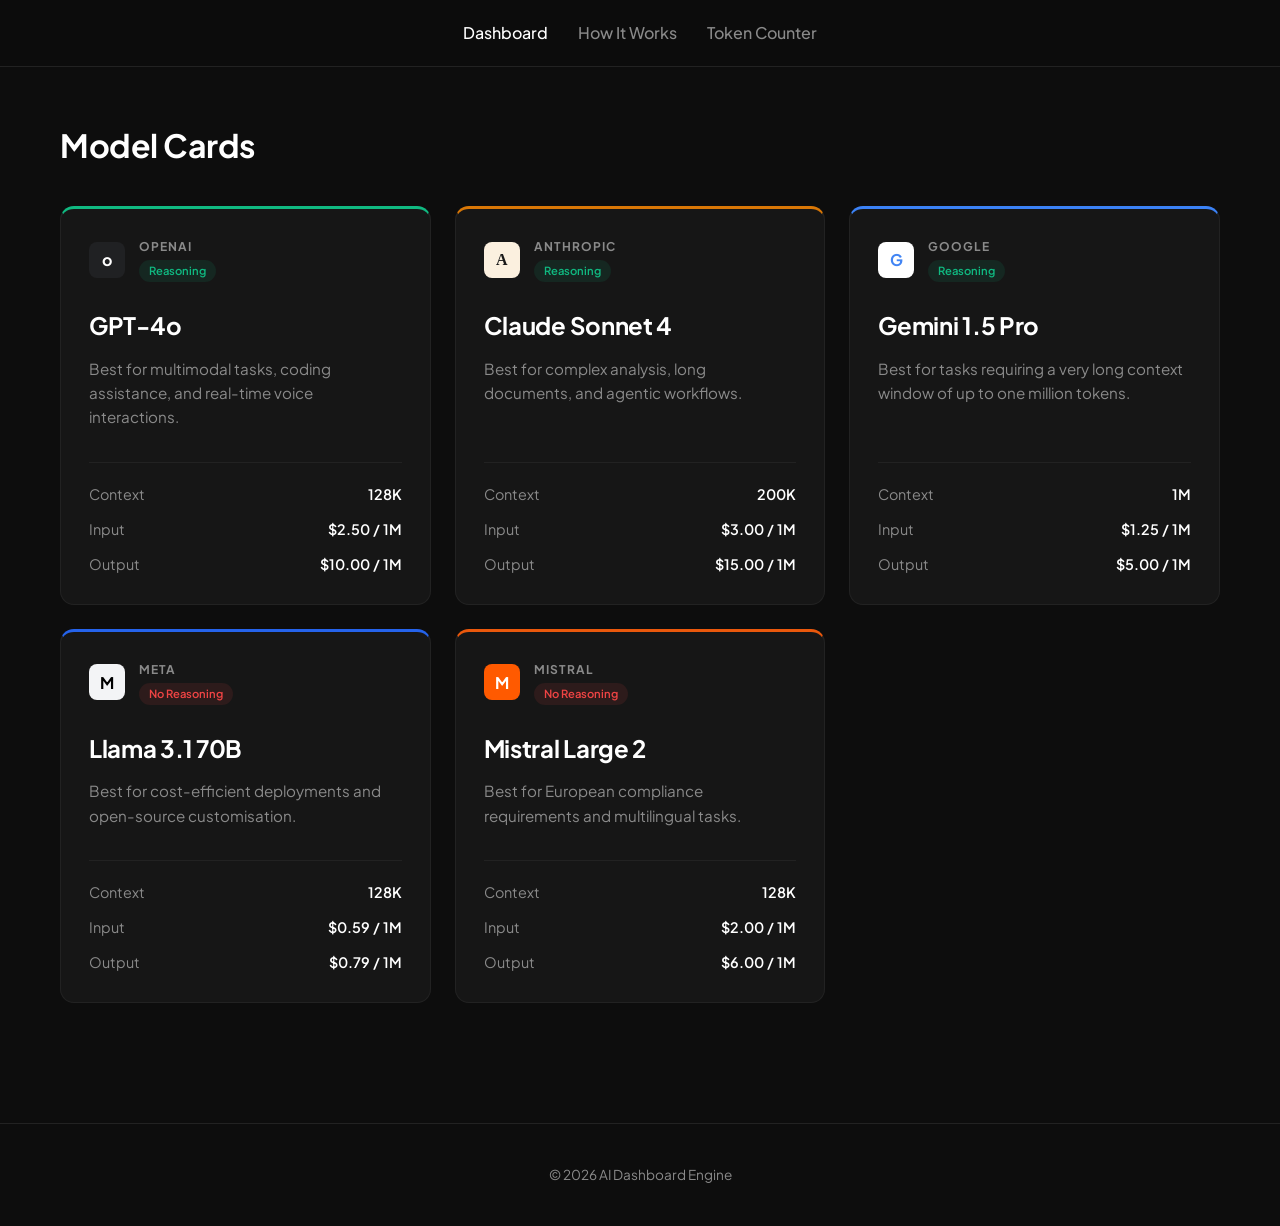
<file: index.html>
<!DOCTYPE html>
<html lang="en">
<head>
  <meta charset="UTF-8">
  <meta name="viewport" content="width=device-width, initial-scale=1.0">
  <title>Model Cards Dashboard</title>
  <link rel="stylesheet" href="styles.css">
</head>
<body>

  <nav>
    <a href="index.html" class="active">Dashboard</a>
    <a href="how-it-works.html">How It Works</a>
    <a href="tokenCounter.html">Token Counter</a>
  </nav>

  <main>
    <section id="model-cards">
      <h2>Model Cards</h2>
      <div class="cards-grid">
        
        <div class="card" style="border-top: 3px solid #10b981;">
          <div class="card-top">
            <div class="provider-icon" style="background-color: #202123; color: #fff;">o</div>
            <div class="provider-info">
              <span class="card-provider">OpenAI</span>
              <span class="badge reasoning-yes">Reasoning</span>
            </div>
          </div>
          <h3 class="card-name">GPT-4o</h3>
          <p class="card-tagline">Best for multimodal tasks, coding assistance, and real-time voice interactions.</p>
          <ul class="card-specs">
            <li><span class="spec-label">Context</span><span class="spec-value">128K</span></li>
            <li><span class="spec-label">Input</span><span class="spec-value">$2.50 / 1M</span></li>
            <li><span class="spec-label">Output</span><span class="spec-value">$10.00 / 1M</span></li>
          </ul>
        </div>

        <div class="card" style="border-top: 3px solid #d97706;">
          <div class="card-top">
            <div class="provider-icon" style="background-color: #fbf0df; color: #191919; font-family: serif;">A</div>
            <div class="provider-info">
              <span class="card-provider">Anthropic</span>
              <span class="badge reasoning-yes">Reasoning</span>
            </div>
          </div>
          <h3 class="card-name">Claude Sonnet 4</h3>
          <p class="card-tagline">Best for complex analysis, long documents, and agentic workflows.</p>
          <ul class="card-specs">
            <li><span class="spec-label">Context</span><span class="spec-value">200K</span></li>
            <li><span class="spec-label">Input</span><span class="spec-value">$3.00 / 1M</span></li>
            <li><span class="spec-label">Output</span><span class="spec-value">$15.00 / 1M</span></li>
          </ul>
        </div>

        <div class="card" style="border-top: 3px solid #3b82f6;">
          <div class="card-top">
            <div class="provider-icon" style="background-color: #fff; color: #4285f4;">G</div>
            <div class="provider-info">
              <span class="card-provider">Google</span>
              <span class="badge reasoning-yes">Reasoning</span>
            </div>
          </div>
          <h3 class="card-name">Gemini 1.5 Pro</h3>
          <p class="card-tagline">Best for tasks requiring a very long context window of up to one million tokens.</p>
          <ul class="card-specs">
            <li><span class="spec-label">Context</span><span class="spec-value">1M</span></li>
            <li><span class="spec-label">Input</span><span class="spec-value">$1.25 / 1M</span></li>
            <li><span class="spec-label">Output</span><span class="spec-value">$5.00 / 1M</span></li>
          </ul>
        </div>

        <div class="card" style="border-top: 3px solid #2563eb;">
          <div class="card-top">
            <div class="provider-icon" style="background-color: #f3f4f6; color: #000;">M</div>
            <div class="provider-info">
              <span class="card-provider">Meta</span>
              <span class="badge reasoning-no">No Reasoning</span>
            </div>
          </div>
          <h3 class="card-name">Llama 3.1 70B</h3>
          <p class="card-tagline">Best for cost-efficient deployments and open-source customisation.</p>
          <ul class="card-specs">
            <li><span class="spec-label">Context</span><span class="spec-value">128K</span></li>
            <li><span class="spec-label">Input</span><span class="spec-value">$0.59 / 1M</span></li>
            <li><span class="spec-label">Output</span><span class="spec-value">$0.79 / 1M</span></li>
          </ul>
        </div>

        <div class="card" style="border-top: 3px solid #ea580c;">
          <div class="card-top">
            <div class="provider-icon" style="background-color: #ff5a00; color: #fff;">M</div>
            <div class="provider-info">
              <span class="card-provider">Mistral</span>
              <span class="badge reasoning-no">No Reasoning</span>
            </div>
          </div>
          <h3 class="card-name">Mistral Large 2</h3>
          <p class="card-tagline">Best for European compliance requirements and multilingual tasks.</p>
          <ul class="card-specs">
            <li><span class="spec-label">Context</span><span class="spec-value">128K</span></li>
            <li><span class="spec-label">Input</span><span class="spec-value">$2.00 / 1M</span></li>
            <li><span class="spec-label">Output</span><span class="spec-value">$6.00 / 1M</span></li>
          </ul>
        </div>

      </div>
    </section>
  </main>

  <footer>
    <p>&copy; 2026 AI Dashboard Engine</p>
  </footer>

</body>
</html>
</file>
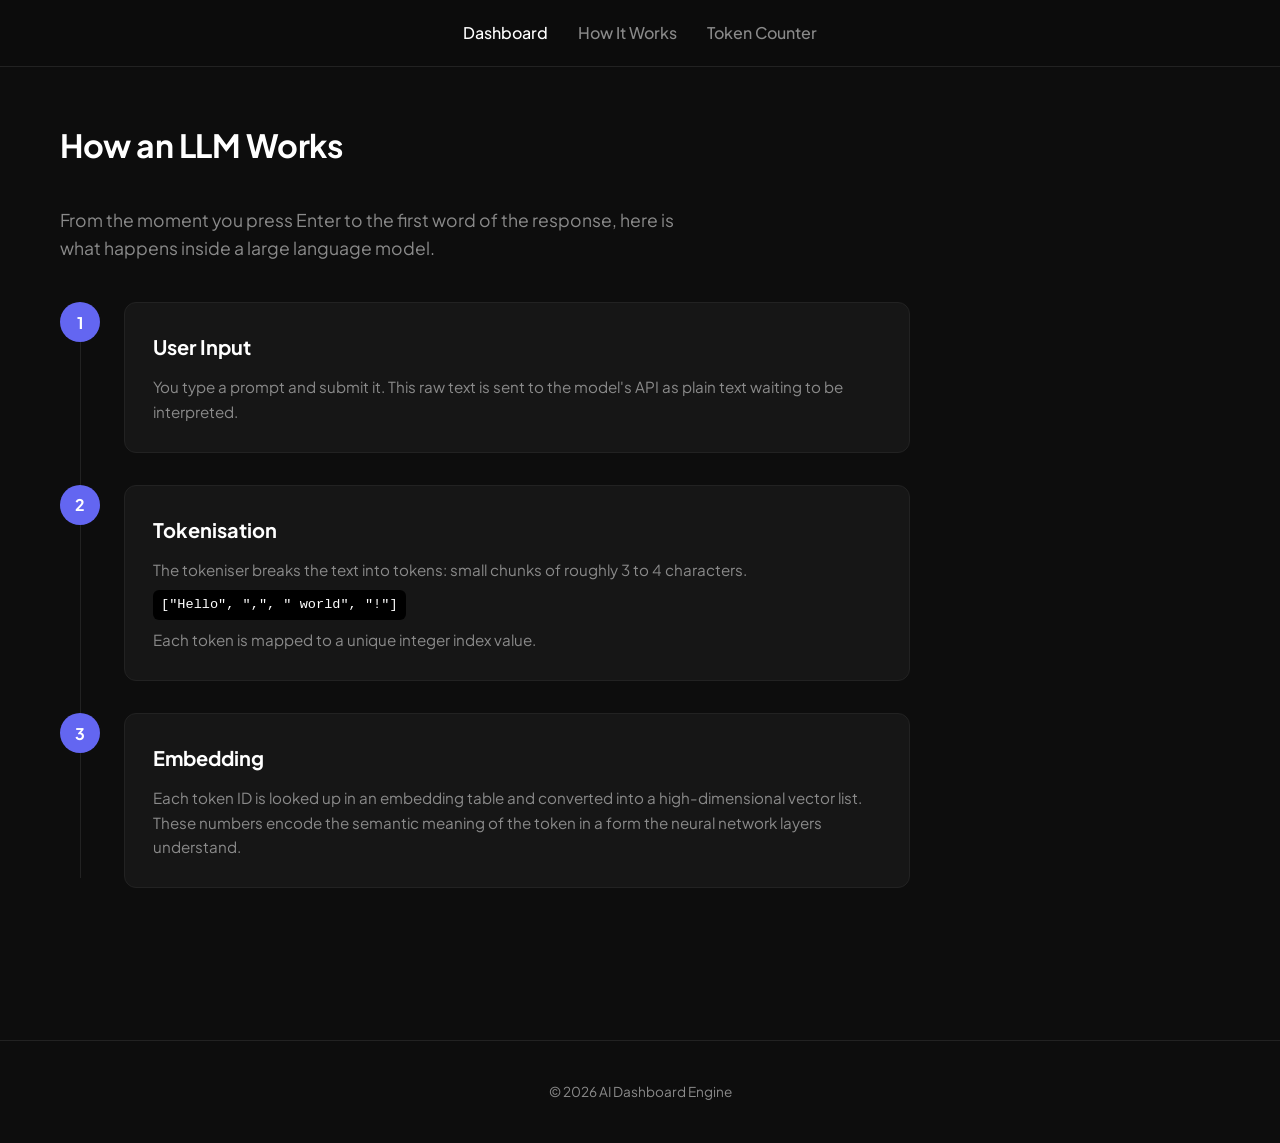
<file: how-it-works.html>
<!DOCTYPE html>
<html lang="en">
<head>
  <meta charset="UTF-8">
  <meta name="viewport" content="width=device-width, initial-scale=1.0">
  <title>How an LLM Works</title>
  <link rel="stylesheet" href="styles.css">
</head>
<body>

  <nav>
    <a href="index.html" class="active">Dashboard</a>
    <a href="how-it-works.html">How It Works</a>
    <a href="tokenCounter.html">Token Counter</a>
  </nav>

  <main>
    <section id="timeline-section">
      <h2>How an LLM Works</h2>
      <p class="timeline-intro">From the moment you press Enter to the first word of the response, here is what happens inside a large language model.</p>
      
      <ol class="timeline">
        
        <li class="timeline-step">
          <div class="step-marker">1</div>
          <div class="step-content">
            <h3>User Input</h3>
            <p>You type a prompt and submit it. This raw text is sent to the model's API as plain text waiting to be interpreted.</p>
          </div>
        </li>

        <li class="timeline-step">
          <div class="step-marker">2</div>
          <div class="step-content">
            <h3>Tokenisation</h3>
            <p>The tokeniser breaks the text into tokens: small chunks of roughly 3 to 4 characters.</p>
            <code>["Hello", ",", " world", "!"]</code>
            <p style="margin-top: 8px;">Each token is mapped to a unique integer index value.</p>
          </div>
        </li>

        <li class="timeline-step">
          <div class="step-marker">3</div>
          <div class="step-content">
            <h3>Embedding</h3>
            <p>Each token ID is looked up in an embedding table and converted into a high-dimensional vector list. These numbers encode the semantic meaning of the token in a form the neural network layers understand.</p>
          </div>
        </li>

      </ol>
    </section>
  </main>

  <footer>
    <p>&copy; 2026 AI Dashboard Engine</p>
  </footer>

</body>
</html>
</file>
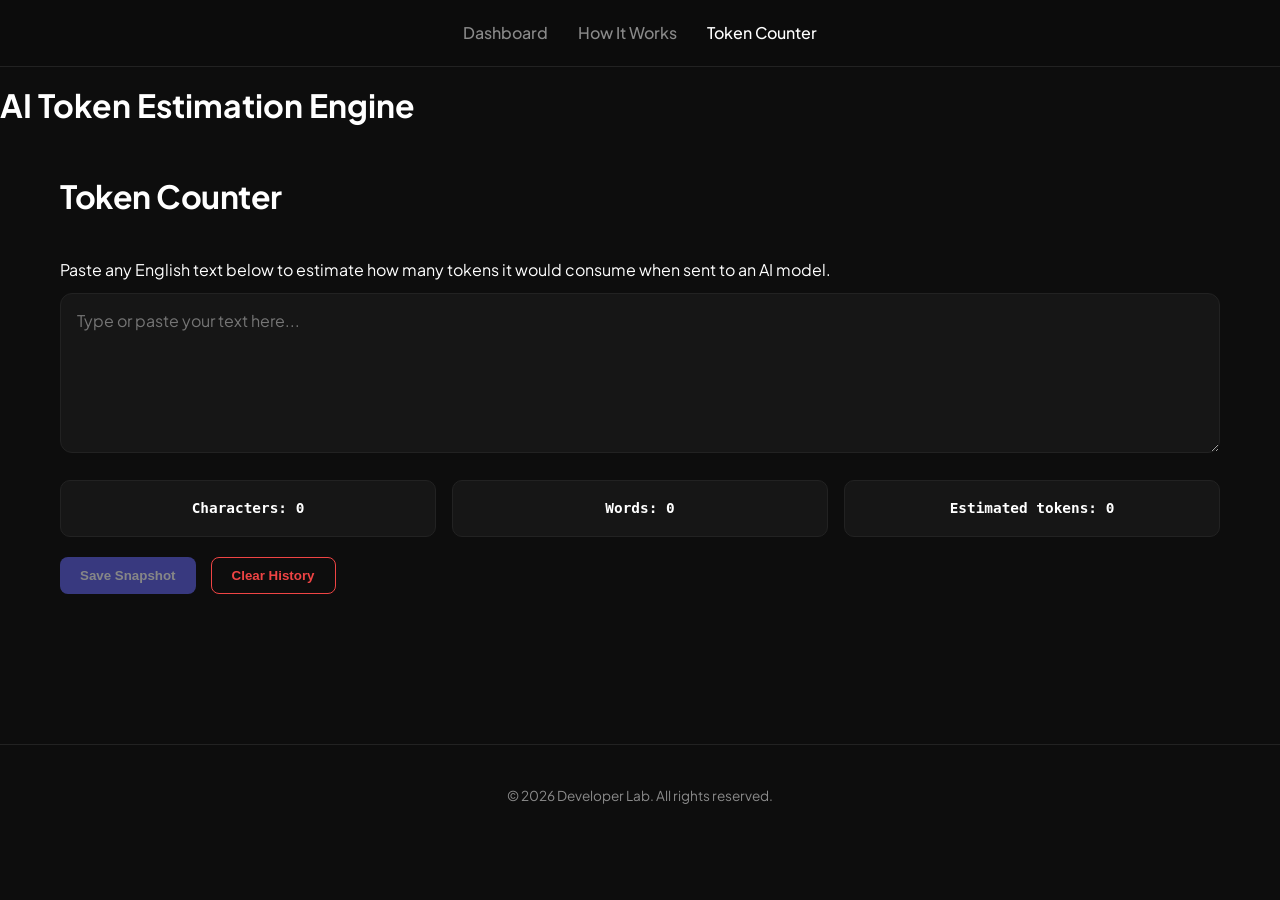
<file: tokenCounter.html>
<!DOCTYPE html>
<html lang="en">
<head>
  <meta charset="UTF-8">
  <meta name="viewport" content="width=device-width, initial-scale=1.0">
  <title>Token Counter</title>
  <link rel="stylesheet" href="styles.css">
</head>
<body>

  <header>
    <h1>AI Token Estimation Engine</h1>
  </header>

  <nav>
    <a href="index.html">Dashboard</a>
    <a href="how-it-works.html">How It Works</a>
    <a href="tokenCounter.html" class="active">Token Counter</a>
  </nav>

  <main>
    <section id="tokenCounter">
      <h2>Token Counter</h2>
      <p>Paste any English text below to estimate how many tokens it would consume when sent to an AI model.</p>
      
      <textarea id="inputText" rows="6" placeholder="Type or paste your text here..."></textarea>
      
      <div id="stats">
        <span id="stat-chars">Characters: 0</span>
        <span id="stat-words">Words: 0</span>
        <span id="stat-tokens">Estimated tokens: 0</span>
      </div>

      <div id="highest-token-badge" style="margin-top: 15px; font-size: 0.9rem; color: var(--color-text-secondary); display: none;">
        Highest Snapshot Tokens: <span id="highest-token-value" style="color: var(--color-accent); font-weight: 600;">0</span>
      </div>

      <div style="margin-top: 20px; display: flex; gap: 15px;">
        <button id="save-btn" disabled style="padding: 10px 20px; background-color: var(--color-accent); color: white; border: none; border-radius: 8px; font-weight: 600; cursor: pointer; opacity: 0.5;">Save Snapshot</button>
        <button id="clear-btn" style="padding: 10px 20px; background-color: transparent; color: var(--color-no-reasoning-text); border: 1px solid var(--color-no-reasoning-text); border-radius: 8px; font-weight: 600; cursor: pointer;">Clear History</button>
      </div>

      <ul id="history-list" style="margin-top: 30px; list-style: none; padding: 0; display: flex; flex-direction: column; gap: 10px;"></ul>
    </section>
  </main>

  <footer>
    <p>&copy; 2026 Developer Lab. All rights reserved.</p>
  </footer>

  <script src="tokenCounter.js"></script>
</body>
</html>
</file>
<file: styles.css>
@import url('https://fonts.googleapis.com/css2?family=Plus+Jakarta+Sans:wght@400;500;600;700&display=swap');

:root {
  --color-background: #0d0d0d;
  --color-surface: #161616;
  --color-border: #222222;
  --color-text-primary: #ffffff;
  --color-text-secondary: #8a8a8a;
  --color-accent: #6366f1;
  --color-reasoning-bg: rgba(16, 185, 129, 0.1);
  --color-reasoning-text: #10b981;
  --color-no-reasoning-bg: rgba(239, 68, 68, 0.1);
  --color-no-reasoning-text: #ef4444;
}

* {
  margin: 0;
  padding: 0;
  box-sizing: border-box;
}

body {
  font-family: 'Plus Jakarta Sans', sans-serif;
  background-color: var(--color-background);
  color: var(--color-text-primary);
  line-height: 1.6;
  padding-top: 80px;
}

nav {
  display: flex;
  justify-content: center;
  gap: 30px;
  padding: 20px;
  border-bottom: 1px solid var(--color-border);
  position: fixed;
  top: 0;
  width: 100%;
  background-color: rgba(13, 13, 13, 0.8);
  backdrop-filter: blur(12px);
  z-index: 1000;
}

nav a {
  text-decoration: none;
  color: var(--color-text-secondary);
  font-weight: 500;
  transition: color 0.2s ease;
}

nav a:hover, nav a.active {
  color: var(--color-text-primary);
}

main {
  max-width: 1200px;
  margin: 0 auto;
  padding: 40px 20px;
}

h2 {
  font-size: 2rem;
  font-weight: 700;
  margin-bottom: 35px;
  letter-spacing: -0.5px;
}

/* --- Model Cards Section --- */
.cards-grid {
  display: grid;
  grid-template-columns: repeat(auto-fit, minmax(340px, 1fr));
  gap: 24px;
}

.card {
  background-color: var(--color-surface);
  border: 1px solid var(--color-border);
  border-radius: 14px;
  padding: 28px;
  display: flex;
  flex-direction: column;
  position: relative;
  transition: transform 0.3s ease, border-color 0.3s ease;
}

.card:hover {
  transform: translateY(-4px);
  border-color: #333333;
}

.card-top {
  display: flex;
  align-items: center;
  gap: 14px;
  margin-bottom: 24px;
}

.provider-icon {
  width: 36px;
  height: 36px;
  border-radius: 8px;
  display: flex;
  align-items: center;
  justify-content: center;
  font-weight: 700;
  font-size: 1rem;
}

.provider-info {
  display: flex;
  flex-direction: column;
  gap: 4px;
}

.card-provider {
  font-size: 0.75rem;
  color: var(--color-text-secondary);
  font-weight: 700;
  text-transform: uppercase;
  letter-spacing: 1px;
}

.badge {
  font-size: 0.7rem;
  padding: 2px 10px;
  border-radius: 20px;
  font-weight: 600;
  width: fit-content;
}

.reasoning-yes {
  background-color: var(--color-reasoning-bg);
  color: var(--color-reasoning-text);
}

.reasoning-no {
  background-color: var(--color-no-reasoning-bg);
  color: var(--color-no-reasoning-text);
}

.card-name {
  font-size: 1.5rem;
  font-weight: 700;
  margin-bottom: 12px;
  letter-spacing: -0.3px;
}

.card-tagline {
  font-size: 0.95rem;
  color: var(--color-text-secondary);
  margin-bottom: 32px;
  min-height: 48px;
}

.card-specs {
  list-style: none;
  display: flex;
  flex-direction: column;
  gap: 12px;
  border-top: 1px solid var(--color-border);
  padding-top: 20px;
  margin-top: auto;
}

.card-specs li {
  display: flex;
  justify-content: space-between;
  font-size: 0.9rem;
}

.spec-label {
  color: var(--color-text-secondary);
}

.spec-value {
  font-weight: 600;
  color: var(--color-text-primary);
}

/* --- Timeline Section --- */
.timeline-intro {
  color: var(--color-text-secondary);
  font-size: 1.1rem;
  margin-bottom: 40px;
  max-width: 650px;
}

.timeline {
  list-style: none;
  position: relative;
  max-width: 850px;
}

.timeline::before {
  content: "";
  position: absolute;
  left: 20px;
  top: 10px;
  bottom: 10px;
  width: 1px;
  background-color: #222222;
}

.timeline-step {
  display: flex;
  position: relative;
  margin-bottom: 32px;
  opacity: 0;
  animation: fadeInUp 0.5s ease-out forwards;
}

.step-marker {
  width: 40px;
  height: 40px;
  background-color: #6366f1;
  color: #ffffff;
  border-radius: 50%;
  display: flex;
  align-items: center;
  justify-content: center;
  font-weight: 700;
  font-size: 1rem;
  position: absolute;
  left: 0;
  z-index: 10;
}

.step-content {
  margin-left: 64px;
  background-color: var(--color-surface);
  border: 1px solid var(--color-border);
  border-radius: 12px;
  padding: 28px;
  width: 100%;
}

.step-content h3 {
  font-size: 1.25rem;
  font-weight: 700;
  margin-bottom: 12px;
}

.step-content p {
  color: var(--color-text-secondary);
  font-size: 0.95rem;
  line-height: 1.6;
}

code {
  background-color: #000000;
  padding: 4px 8px;
  border-radius: 6px;
  font-family: monospace;
  color: #ffffff;
  display: inline-block;
  margin-top: 8px;
  font-size: 0.85rem;
}

@keyframes fadeInUp {
  from {
    opacity: 0;
    transform: translateY(15px);
  }
  to {
    opacity: 1;
    transform: translateY(0);
  }
}

.timeline-step:nth-child(1) { animation-delay: 0.1s; }
.timeline-step:nth-child(2) { animation-delay: 0.2s; }
.timeline-step:nth-child(3) { animation-delay: 0.3s; }

footer {
  text-align: center;
  padding: 40px;
  border-top: 1px solid var(--color-border);
  color: var(--color-text-secondary);
  font-size: 0.85rem;
  margin-top: 80px;
}
#stats {
  display: flex;
  gap: 16px;
  margin-top: 20px;
  flex-wrap: wrap;
}

#stats span {
  flex: 1;
  min-width: 140px;
  background-color: var(--color-surface);
  border: 1px solid var(--color-border);
  padding: 16px;
  border-radius: 10px;
  font-weight: 600;
  font-size: 0.9rem;
  text-align: center;
  font-family: monospace;
}

#inputText {
  width: 100%;
  background-color: var(--color-surface);
  border: 1px solid var(--color-border);
  color: var(--color-text-primary);
  padding: 16px;
  border-radius: 12px;
  font-family: inherit;
  font-size: 1rem;
  resize: vertical;
  outline: none;
  margin-top: 10px;
}

#inputText:focus {
  border-color: var(--color-accent);
}
</file>
